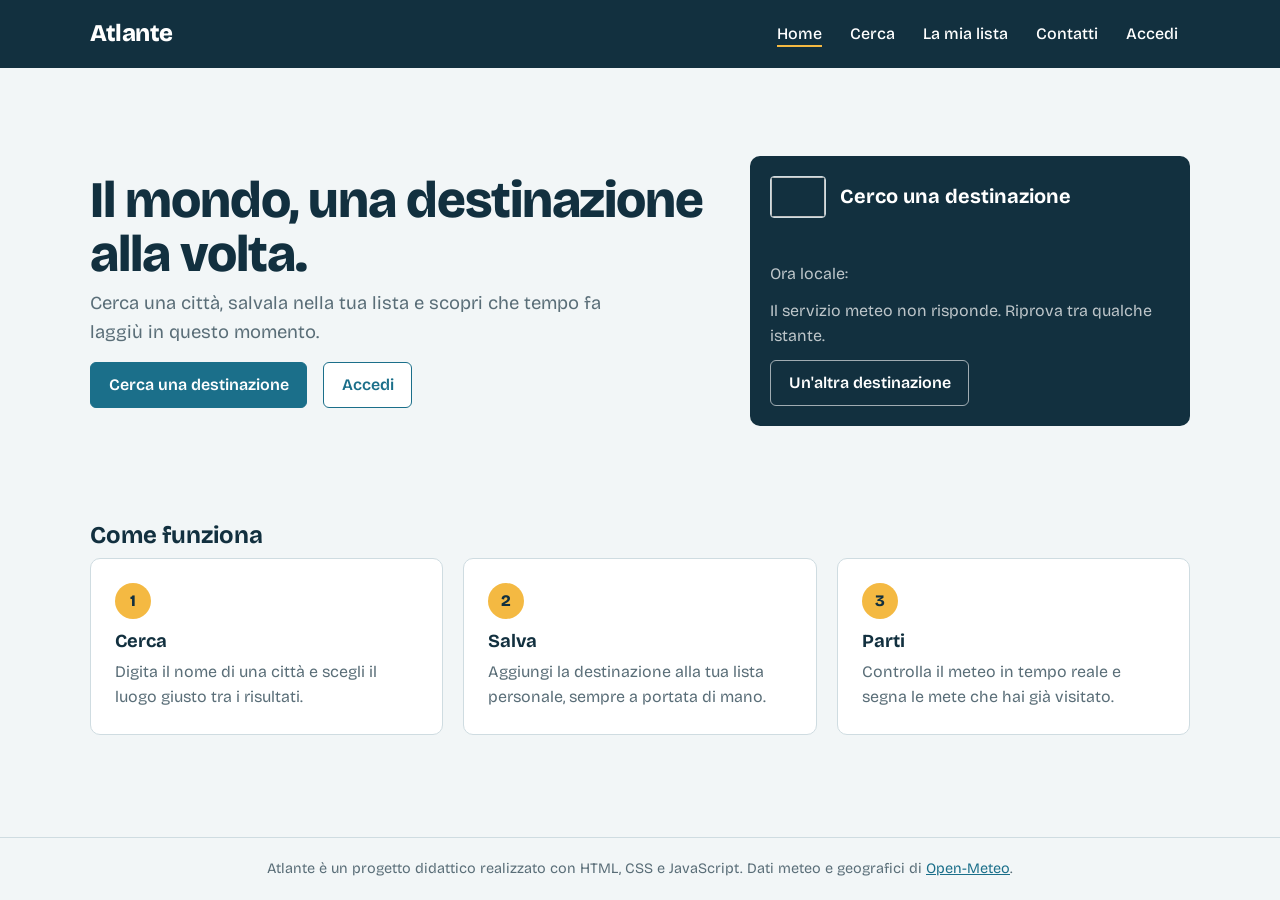
<file: index.html>
<!DOCTYPE html>
<html lang="it">
<head>
  <meta charset="UTF-8">
  <meta name="viewport" content="width=device-width, initial-scale=1.0">
  <title>Atlante | Segna dove vuoi andare</title>
  <meta name="description" content="Atlante è la tua lista di viaggi personale: cerca una città, salvala e scopri che tempo fa laggiù in questo momento.">
  <meta name="keywords" content="viaggi, destinazioni, lista viaggi, meteo, città">
  <meta name="author" content="Massimiliano Longo">
  <meta name="theme-color" content="#12303F">
  <link href="https://fonts.googleapis.com/css2?family=Bricolage+Grotesque:opsz,wght@12..96,400..800&display=swap" rel="stylesheet">
  <link rel="stylesheet" href="css/style.css">
  <script src="js/app.js" defer></script>
  <script src="js/home.js" defer></script>
</head>
<body>
  <a class="skip-link" href="#main">Vai al contenuto</a>

  <header>
    <nav aria-label="Menu principale">
      <a class="logo" href="index.html">Atlante</a>
      <button type="button" class="menu-toggle" aria-expanded="false" aria-controls="menu">Menu</button>
      <ul id="menu">
        <li><a href="index.html">Home</a></li>
        <li><a href="explore.html">Cerca</a></li>
        <li><a href="wishlist.html">La mia lista</a></li>
        <li><a href="contact.html">Contatti</a></li>
        <li data-auth="guest"><a href="login.html">Accedi</a></li>
        <li data-auth="user" hidden><a href="profile.html" id="greeting">Profilo</a></li>
        <li data-auth="user" hidden><button type="button" id="logout">Esci</button></li>
      </ul>
    </nav>
  </header>

  <main id="main">
    <section class="hero">
      <div>
        <h1>Il mondo, una destinazione alla volta.</h1>
        <p>Cerca una città, salvala nella tua lista e scopri che tempo fa laggiù in questo momento.</p>
        <div class="row">
          <a class="button" href="explore.html">Cerca una destinazione</a>
          <a class="button secondary" href="login.html" id="hero-cta">Accedi</a>
        </div>
      </div>

      <article class="card" id="live-card">
        <header>
          <img alt="">
          <div>
            <h2>Cerco una destinazione</h2>
            <p data-field="country"></p>
          </div>
        </header>
        <p data-field="temperature"></p>
        <p data-field="weather"></p>
        <p>Ora locale: <span data-field="time"></span></p>
        <p id="live-status" role="status"></p>
        <button type="button" id="another">Un'altra destinazione</button>
      </article>
    </section>

    <section>
      <h2>Come funziona</h2>
      <ol class="steps">
        <li>
          <h3>Cerca</h3>
          <p>Digita il nome di una città e scegli il luogo giusto tra i risultati.</p>
        </li>
        <li>
          <h3>Salva</h3>
          <p>Aggiungi la destinazione alla tua lista personale, sempre a portata di mano.</p>
        </li>
        <li>
          <h3>Parti</h3>
          <p>Controlla il meteo in tempo reale e segna le mete che hai già visitato.</p>
        </li>
      </ol>
    </section>
  </main>

  <footer>
    <p>Atlante è un progetto didattico realizzato con HTML, CSS e JavaScript. Dati meteo e geografici di <a href="https://open-meteo.com/">Open-Meteo</a>.</p>
  </footer>
</body>
</html>
</file>
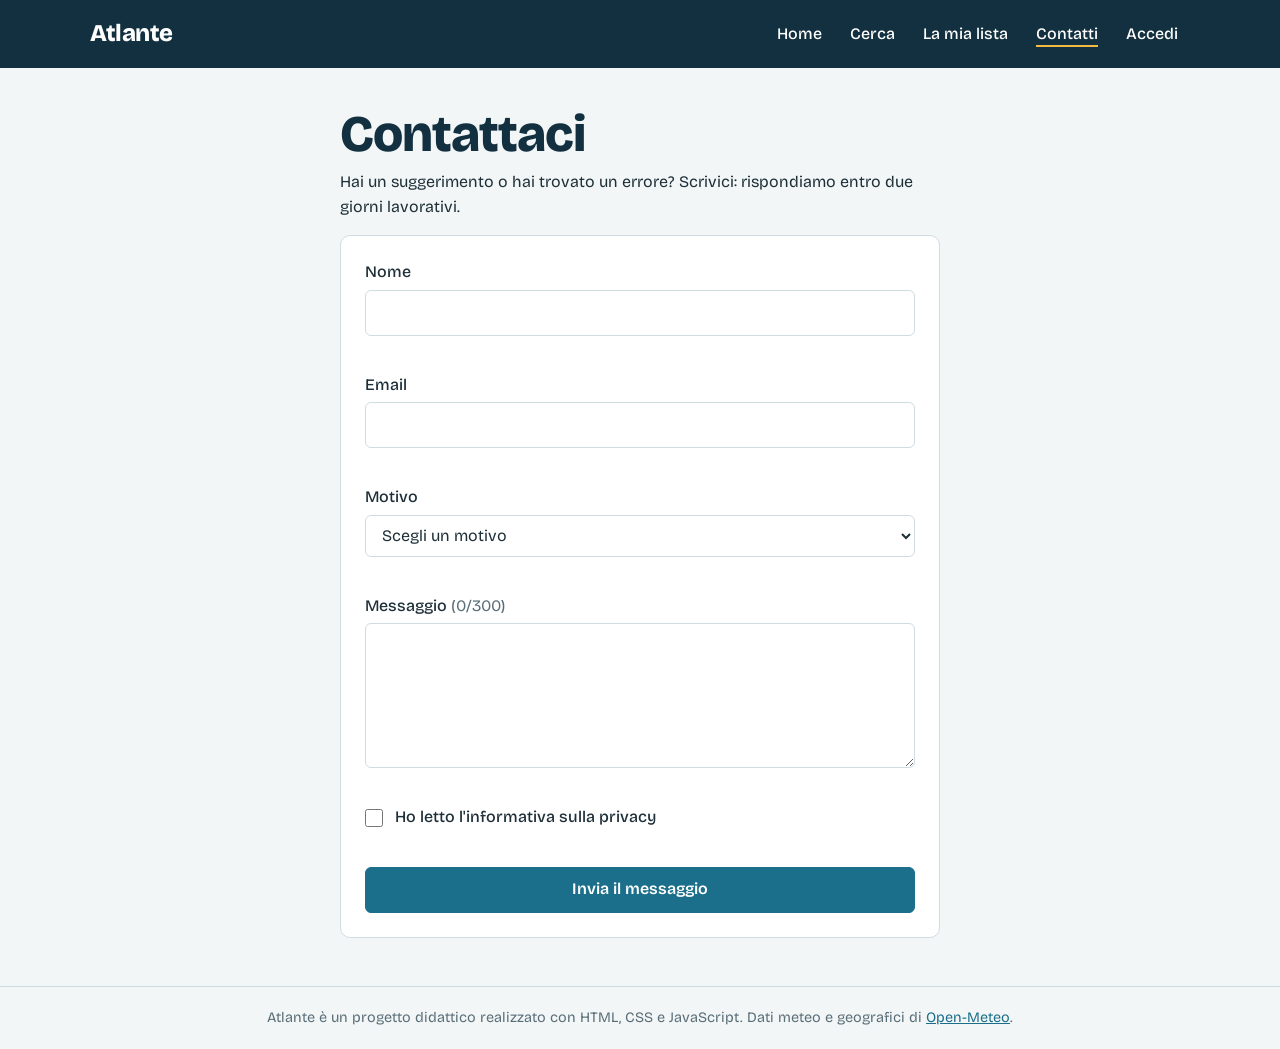
<file: contact.html>
<!DOCTYPE html>
<html lang="it">
<head>
  <meta charset="UTF-8">
  <meta name="viewport" content="width=device-width, initial-scale=1.0">
  <title>Atlante | Contattaci</title>
  <meta name="description" content="Scrivi al team di Atlante per suggerimenti o segnalazioni.">
  <meta name="keywords" content="contatti, supporto, suggerimenti, Atlante">
  <meta name="author" content="Massimiliano Longo">
  <meta name="theme-color" content="#12303F">
  <link href="https://fonts.googleapis.com/css2?family=Bricolage+Grotesque:opsz,wght@12..96,400..800&display=swap" rel="stylesheet">
  <link rel="stylesheet" href="css/style.css">
  <script src="js/app.js" defer></script>
  <script src="js/contact.js" defer></script>
</head>
<body>
  <a class="skip-link" href="#main">Vai al contenuto</a>

  <header>
    <nav aria-label="Menu principale">
      <a class="logo" href="index.html">Atlante</a>
      <button type="button" class="menu-toggle" aria-expanded="false" aria-controls="menu">Menu</button>
      <ul id="menu">
        <li><a href="index.html">Home</a></li>
        <li><a href="explore.html">Cerca</a></li>
        <li><a href="wishlist.html">La mia lista</a></li>
        <li><a href="contact.html">Contatti</a></li>
        <li data-auth="guest"><a href="login.html">Accedi</a></li>
        <li data-auth="user" hidden><a href="profile.html" id="greeting">Profilo</a></li>
        <li data-auth="user" hidden><button type="button" id="logout">Esci</button></li>
      </ul>
    </nav>
  </header>

  <main id="main" class="narrow">
    <h1>Contattaci</h1>
    <p>Hai un suggerimento o hai trovato un errore? Scrivici: rispondiamo entro due giorni lavorativi.</p>

    <form id="contact-form" class="panel" novalidate>
      <div class="field">
        <label for="name">Nome</label>
        <input type="text" id="name" name="name" autocomplete="name" aria-describedby="name-error" required minlength="2">
        <small id="name-error"></small>
      </div>

      <div class="field">
        <label for="email">Email</label>
        <input type="email" id="email" name="email" autocomplete="email" aria-describedby="email-error" required>
        <small id="email-error"></small>
      </div>

      <div class="field">
        <label for="topic">Motivo</label>
        <select id="topic" name="topic" aria-describedby="topic-error" required>
          <option value="">Scegli un motivo</option>
          <option value="suggerimento">Suggerimento</option>
          <option value="errore">Segnalazione di un errore</option>
          <option value="altro">Altro</option>
        </select>
        <small id="topic-error"></small>
      </div>

      <div class="field">
        <label for="message">Messaggio <span id="counter">(0/300)</span></label>
        <textarea id="message" name="message" rows="5" maxlength="300" aria-describedby="message-error" required minlength="20"></textarea>
        <small id="message-error"></small>
      </div>

      <div class="field">
        <label><input type="checkbox" id="privacy" name="privacy" aria-describedby="privacy-error" required> Ho letto l'informativa sulla privacy</label>
        <small id="privacy-error"></small>
      </div>

      <button type="submit">Invia il messaggio</button>
    </form>
  </main>

  <footer>
    <p>Atlante è un progetto didattico realizzato con HTML, CSS e JavaScript. Dati meteo e geografici di <a href="https://open-meteo.com/">Open-Meteo</a>.</p>
  </footer>
</body>
</html>
</file>
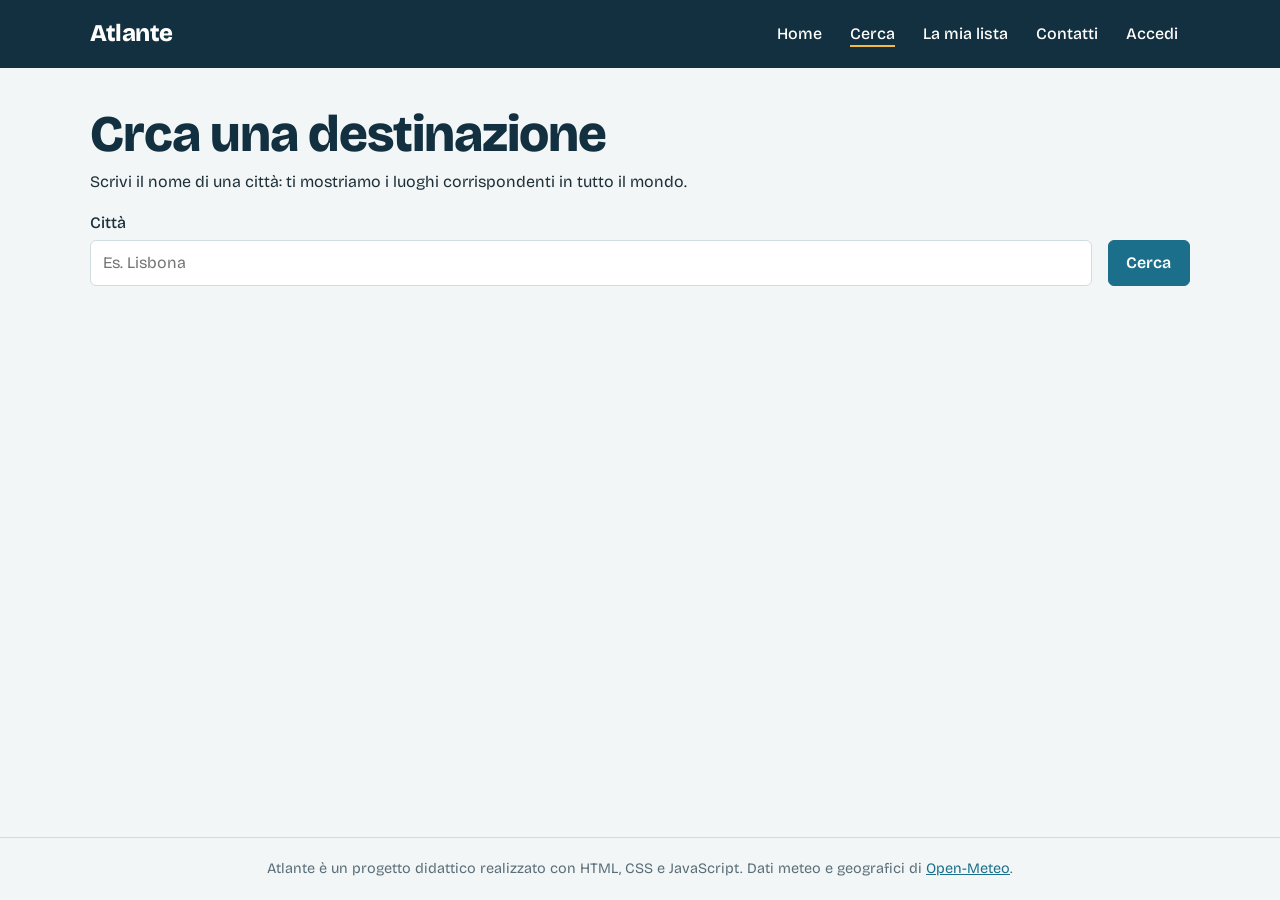
<file: explore.html>
<!DOCTYPE html>
<html lang="it">
<head>
  <meta charset="UTF-8">
  <meta name="viewport" content="width=device-width, initial-scale=1.0">
  <title>Atlante | Cerca una destinazione</title>
  <meta name="description" content="Cerca una città in tutto il mondo e salvala nella tua lista di viaggi su Atlante.">
  <meta name="keywords" content="cerca città, destinazioni, viaggi, geocoding">
  <meta name="author" content="Massimiliano Longo">
  <meta name="theme-color" content="#12303F">
  <link href="https://fonts.googleapis.com/css2?family=Bricolage+Grotesque:opsz,wght@12..96,400..800&display=swap" rel="stylesheet">
  <link rel="stylesheet" href="css/style.css">
  <script src="js/app.js" defer></script>
  <script src="js/explore.js" defer></script>
</head>
<body>
  <a class="skip-link" href="#main">Vai al contenuto</a>

  <header>
    <nav aria-label="Menu principale">
      <a class="logo" href="index.html">Atlante</a>
      <button type="button" class="menu-toggle" aria-expanded="false" aria-controls="menu">Menu</button>
      <ul id="menu">
        <li><a href="index.html">Home</a></li>
        <li><a href="explore.html">Cerca</a></li>
        <li><a href="wishlist.html">La mia lista</a></li>
        <li><a href="contact.html">Contatti</a></li>
        <li data-auth="guest"><a href="login.html">Accedi</a></li>
        <li data-auth="user" hidden><a href="profile.html" id="greeting">Profilo</a></li>
        <li data-auth="user" hidden><button type="button" id="logout">Esci</button></li>
      </ul>
    </nav>
  </header>

  <main id="main">
    <h1>Crca una destinazione</h1>
    <p>Scrivi il nome di una città: ti mostriamo i luoghi corrispondenti in tutto il mondo.</p>

    <form id="search-form" role="search" novalidate>
      <div class="field">
        <label for="city">Città</label>
        <div class="row">
          <input type="search" id="city" name="city" placeholder="Es. Lisbona" autocomplete="off" aria-describedby="city-error" required minlength="2">
          <button type="submit">Cerca</button>
        </div>
        <small id="city-error"></small>
      </div>
    </form>

    <p id="status" role="status"></p>
    <ul id="results" class="cards"></ul>

    <template id="city-card">
      <li>
        <article class="card">
          <header>
            <img alt="">
            <div>
              <h2></h2>
              <p data-field="place"></p>
            </div>
          </header>
          <p>Abitanti: <span data-field="population"></span></p>
          <p>Coordinate: <span data-field="coordinates"></span></p>
          <button type="button">Salva nella lista</button>
        </article>
      </li>
    </template>
  </main>

  <footer>
    <p>Atlante è un progetto didattico realizzato con HTML, CSS e JavaScript. Dati meteo e geografici di <a href="https://open-meteo.com/">Open-Meteo</a>.</p>
  </footer>
</body>
</html>
</file>
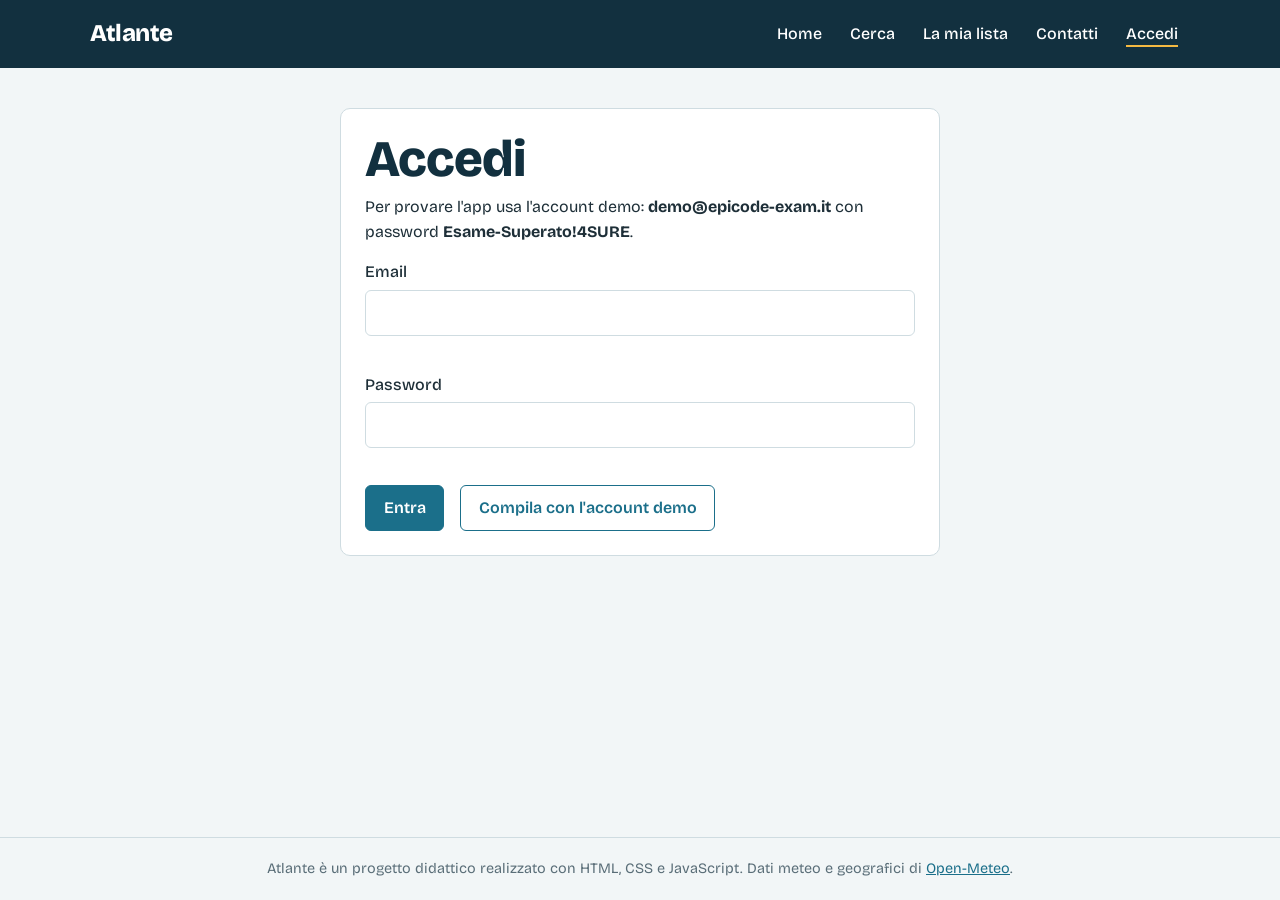
<file: login.html>
<!DOCTYPE html>
<html lang="it">
<head>
  <meta charset="UTF-8">
  <meta name="viewport" content="width=device-width, initial-scale=1.0">
  <title>Atlante | Accedi</title>
  <meta name="description" content="Accedi ad Atlante per salvare le tue destinazioni e gestire il tuo profilo.">
  <meta name="keywords" content="accesso, login, Atlante, viaggi">
  <meta name="author" content="Massimiliano Longo">
  <meta name="theme-color" content="#12303F">
  <link href="https://fonts.googleapis.com/css2?family=Bricolage+Grotesque:opsz,wght@12..96,400..800&display=swap" rel="stylesheet">
  <link rel="stylesheet" href="css/style.css">
  <script src="js/app.js" defer></script>
  <script src="js/login.js" defer></script>
</head>
<body>
  <a class="skip-link" href="#main">Vai al contenuto</a>

  <header>
    <nav aria-label="Menu principale">
      <a class="logo" href="index.html">Atlante</a>
      <button type="button" class="menu-toggle" aria-expanded="false" aria-controls="menu">Menu</button>
      <ul id="menu">
        <li><a href="index.html">Home</a></li>
        <li><a href="explore.html">Cerca</a></li>
        <li><a href="wishlist.html">La mia lista</a></li>
        <li><a href="contact.html">Contatti</a></li>
        <li data-auth="guest"><a href="login.html">Accedi</a></li>
        <li data-auth="user" hidden><a href="profile.html" id="greeting">Profilo</a></li>
        <li data-auth="user" hidden><button type="button" id="logout">Esci</button></li>
      </ul>
    </nav>
  </header>

  <main id="main" class="narrow">
    <section class="panel" id="login-section">
      <h1>Accedi</h1>
      <p>Per provare l'app usa l'account demo: <strong>demo@epicode-exam.it</strong> con password <strong>Esame-Superato!4SURE</strong>.</p>

      <form id="login-form" novalidate>
        <div class="field">
          <label for="email">Email</label>
          <input type="email" id="email" name="email" autocomplete="email" aria-describedby="email-error" required>
          <small id="email-error"></small>
        </div>

        <div class="field">
          <label for="password">Password</label>
          <input type="password" id="password" name="password" autocomplete="current-password" aria-describedby="password-error" required minlength="6">
          <small id="password-error"></small>
        </div>

        <div class="row">
          <button type="submit">Entra</button>
          <button type="button" class="secondary" id="fill-demo">Compila con l'account demo</button>
        </div>
      </form>
    </section>

    <section class="panel" id="logged-section" hidden>
      <h1>Sei già connesso</h1>
      <p>Ciao <span id="logged-name"></span>, vai al tuo <a href="profile.html">profilo</a> oppure esci dal menu in alto.</p>
    </section>
  </main>

  <footer>
    <p>Atlante è un progetto didattico realizzato con HTML, CSS e JavaScript. Dati meteo e geografici di <a href="https://open-meteo.com/">Open-Meteo</a>.</p>
  </footer>
</body>
</html>
</file>
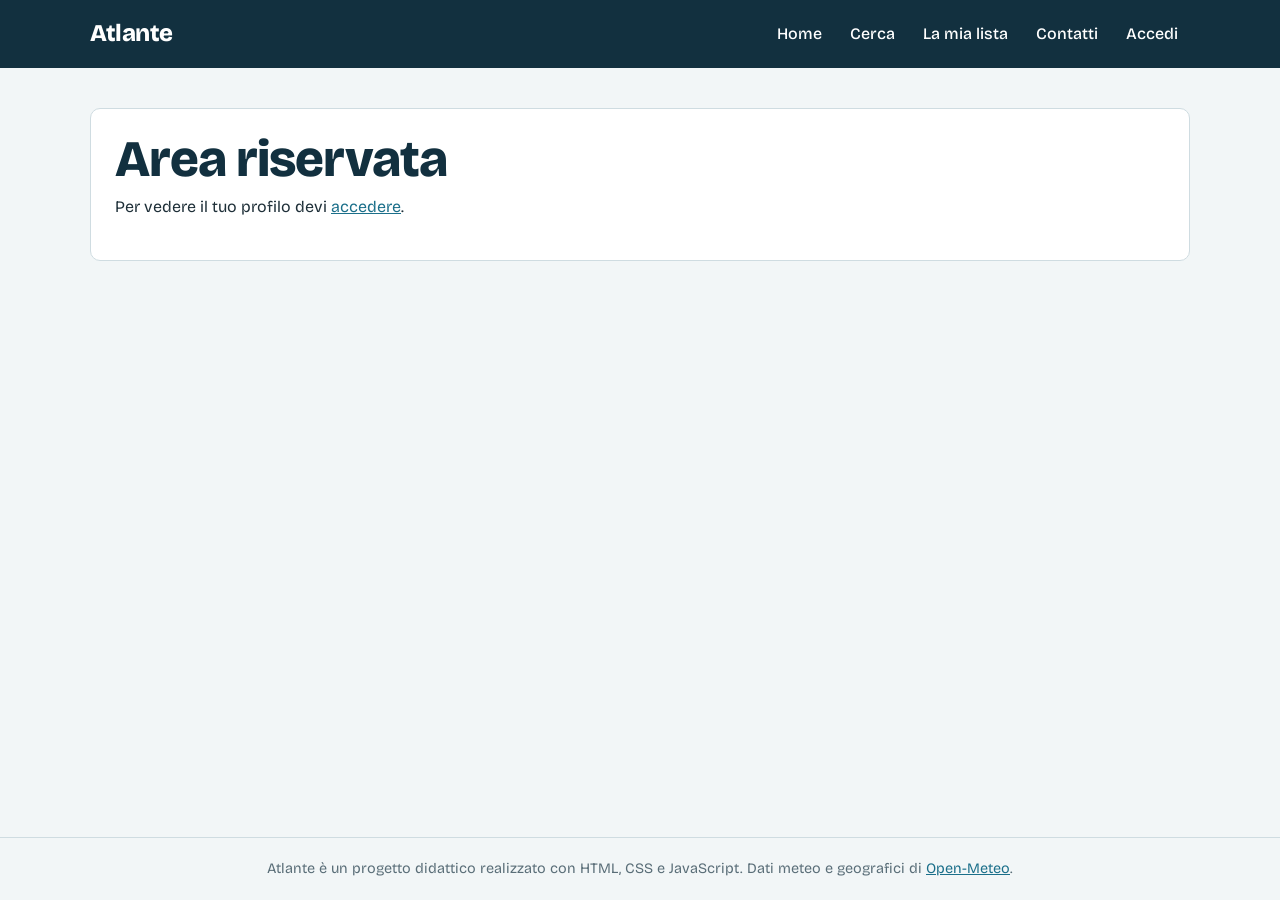
<file: profile.html>
<!DOCTYPE html>
<html lang="it">
<head>
  <meta charset="UTF-8">
  <meta name="viewport" content="width=device-width, initial-scale=1.0">
  <title>Atlante | Il tuo profilo</title>
  <meta name="description" content="Il tuo profilo su Atlante: dati personali, statistiche di viaggio e ultime destinazioni salvate.">
  <meta name="keywords" content="profilo, account, statistiche viaggi, Atlante">
  <meta name="author" content="Massimiliano Longo">
  <meta name="theme-color" content="#12303F">
  <link href="https://fonts.googleapis.com/css2?family=Bricolage+Grotesque:opsz,wght@12..96,400..800&display=swap" rel="stylesheet">
  <link rel="stylesheet" href="css/style.css">
  <script src="js/app.js" defer></script>
  <script src="js/profile.js" defer></script>
</head>
<body>
  <a class="skip-link" href="#main">Vai al contenuto</a>

  <header>
    <nav aria-label="Menu principale">
      <a class="logo" href="index.html">Atlante</a>
      <button type="button" class="menu-toggle" aria-expanded="false" aria-controls="menu">Menu</button>
      <ul id="menu">
        <li><a href="index.html">Home</a></li>
        <li><a href="explore.html">Cerca</a></li>
        <li><a href="wishlist.html">La mia lista</a></li>
        <li><a href="contact.html">Contatti</a></li>
        <li data-auth="guest"><a href="login.html">Accedi</a></li>
        <li data-auth="user" hidden><a href="profile.html" id="greeting">Profilo</a></li>
        <li data-auth="user" hidden><button type="button" id="logout">Esci</button></li>
      </ul>
    </nav>
  </header>

  <main id="main">
    <section class="panel" id="guest-section" hidden>
      <h1>Area riservata</h1>
      <p>Per vedere il tuo profilo devi <a href="login.html">accedere</a>.</p>
    </section>

    <section id="profile-section" hidden>
      <h1>Il tuo profilo</h1>

      <div class="panel row">
        <span id="avatar" aria-hidden="true"></span>
        <div>
          <h2 id="profile-name"></h2>
          <p id="profile-email"></p>
          <p id="profile-bio"></p>
          <p>Su Atlante da <span id="member-since"></span></p>
        </div>
      </div>

      <dl class="stats">
        <div>
          <dt>Destinazioni salvate</dt>
          <dd id="stat-saved">0</dd>
        </div>
        <div>
          <dt>Già visitate</dt>
          <dd id="stat-visited">0</dd>
        </div>
        <div>
          <dt>Da visitare</dt>
          <dd id="stat-to-visit">0</dd>
        </div>
      </dl>

      <section>
        <h2>Ultime destinazioni salvate</h2>
        <ul id="recent"></ul>
      </section>

      <section class="panel">
        <h2>Modifica il profilo</h2>
        <form id="profile-form" novalidate>
          <div class="field">
            <label for="name">Nome</label>
            <input type="text" id="name" name="name" autocomplete="name" aria-describedby="name-error" required minlength="2">
            <small id="name-error"></small>
          </div>

          <div class="field">
            <label for="bio">Bio (massimo 160 caratteri)</label>
            <textarea id="bio" name="bio" rows="3" maxlength="160" aria-describedby="bio-error"></textarea>
            <small id="bio-error"></small>
          </div>

          <button type="submit">Salva le modifiche</button>
        </form>
      </section>

      <button type="button" class="secondary" id="logout-profile">Esci dall'account</button>
    </section>
  </main>

  <footer>
    <p>Atlante è un progetto didattico realizzato con HTML, CSS e JavaScript. Dati meteo e geografici di <a href="https://open-meteo.com/">Open-Meteo</a>.</p>
  </footer>
</body>
</html>
</file>
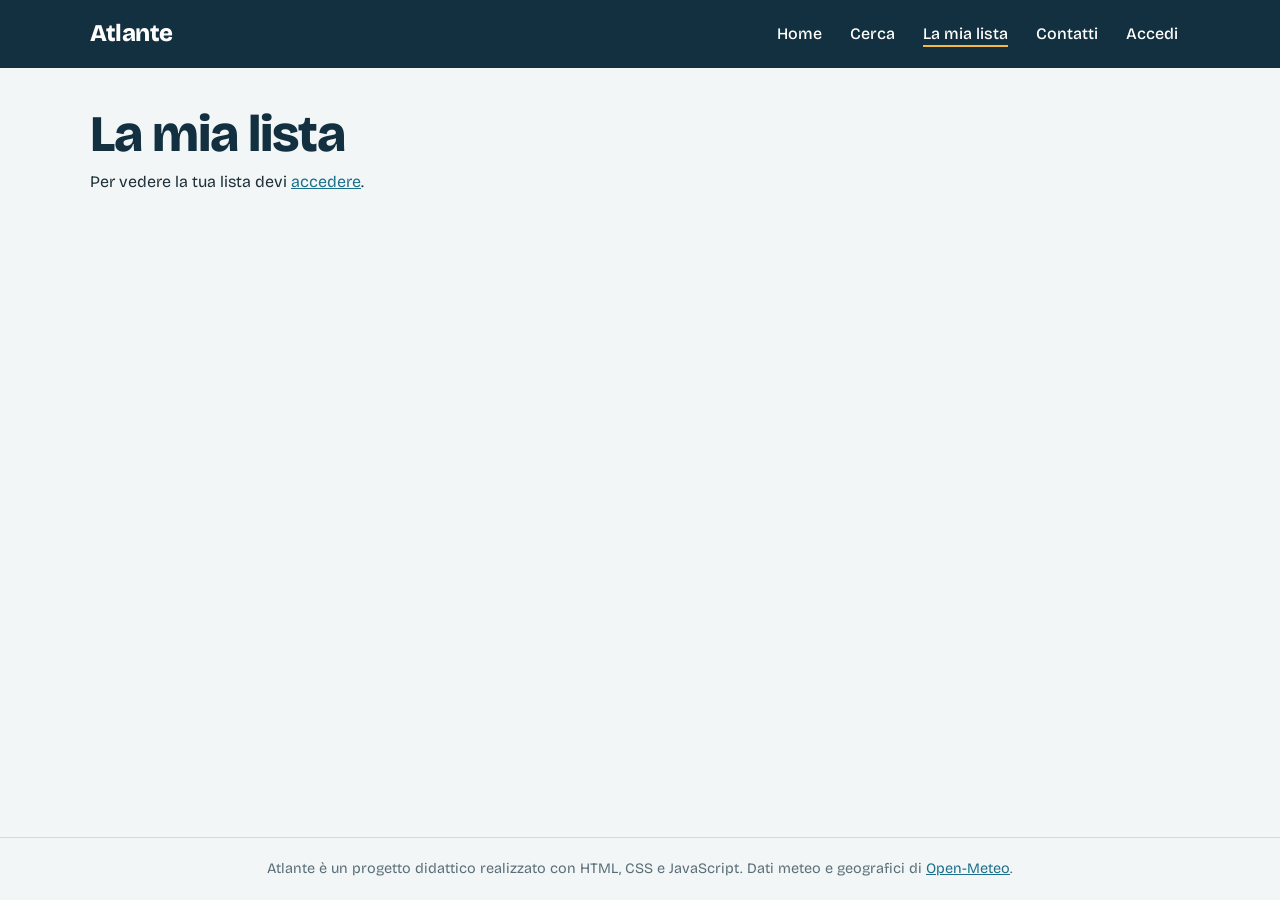
<file: wishlist.html>
<!DOCTYPE html>
<html lang="it">
<head>
  <meta charset="UTF-8">
  <meta name="viewport" content="width=device-width, initial-scale=1.0">
  <title>Atlante | La mia lista</title>
  <meta name="description" content="Le destinazioni che vuoi visitare, con il meteo in tempo reale e le mete già spuntate.">
  <meta name="keywords" content="lista viaggi, destinazioni salvate, meteo, viaggi">
  <meta name="author" content="Massimiliano Longo">
  <meta name="theme-color" content="#12303F">
  <link href="https://fonts.googleapis.com/css2?family=Bricolage+Grotesque:opsz,wght@12..96,400..800&display=swap" rel="stylesheet">
  <link rel="stylesheet" href="css/style.css">
  <script src="js/app.js" defer></script>
  <script src="js/wishlist.js" defer></script>
</head>
<body>
  <a class="skip-link" href="#main">Vai al contenuto</a>

  <header>
    <nav aria-label="Menu principale">
      <a class="logo" href="index.html">Atlante</a>
      <button type="button" class="menu-toggle" aria-expanded="false" aria-controls="menu">Menu</button>
      <ul id="menu">
        <li><a href="index.html">Home</a></li>
        <li><a href="explore.html">Cerca</a></li>
        <li><a href="wishlist.html">La mia lista</a></li>
        <li><a href="contact.html">Contatti</a></li>
        <li data-auth="guest"><a href="login.html">Accedi</a></li>
        <li data-auth="user" hidden><a href="profile.html" id="greeting">Profilo</a></li>
        <li data-auth="user" hidden><button type="button" id="logout">Esci</button></li>
      </ul>
    </nav>
  </header>

  <main id="main">
    <h1>La mia lista</h1>
    <p id="guest-message" hidden>Per vedere la tua lista devi <a href="login.html">accedere</a>.</p>

    <div id="tools" hidden>
      <p id="summary"></p>
      <div class="row" role="group" aria-label="Filtra le destinazioni">
        <button type="button" class="secondary" data-filter="all" aria-pressed="true">Tutte</button>
        <button type="button" class="secondary" data-filter="to-visit" aria-pressed="false">Da visitare</button>
        <button type="button" class="secondary" data-filter="visited" aria-pressed="false">Visitate</button>
      </div>
    </div>

    <p id="status" role="status"></p>
    <ul id="destinations" class="cards"></ul>

    <template id="destination-card">
      <li>
        <article class="card">
          <header>
            <img alt="">
            <div>
              <h2></h2>
              <p data-field="place"></p>
            </div>
          </header>
          <p>Meteo ora: <span data-field="weather">in aggiornamento</span></p>
          <p>Salvata il: <span data-field="date"></span></p>
          <label><input type="checkbox"> Già visitata</label>
          <button type="button" class="secondary">Rimuovi</button>
        </article>
      </li>
    </template>
  </main>

  <footer>
    <p>Atlante è un progetto didattico realizzato con HTML, CSS e JavaScript. Dati meteo e geografici di <a href="https://open-meteo.com/">Open-Meteo</a>.</p>
  </footer>
</body>
</html>
</file>
<file: css/style.css>
:root {
  /* Sostituire con palette a toni -50 to -900 e con dark theme */
  --color-ink: #12303f;
  --color-sea: #1b6f8a;
  --color-sea-dark: #14556a;
  --color-sea-light: #e4eff3;
  --color-sun: #f4b942;
  --color-paper: #f2f6f7;
  --color-surface: #ffffff;
  --color-text: #1e2f38;
  --color-muted: #5a6e78;
  --color-border: #cfdce1;
  --color-success: #1f7a4d;
  --color-error: #b3261e;
  --radius: 10px;
  --container: min(1100px, 100% - 2rem);
  --font: "Bricolage Grotesque", "Segoe UI", system-ui, sans-serif;
  /* Inserire variabili semantiche di referenza a variabili assolute */
}


*,
*::before,
*::after {
  box-sizing: border-box;
}

body {
  margin: 0;
  min-height: 100vh;
  display: flex;
  flex-direction: column;
  font-family: var(--font);
  font-size: 1rem;
  line-height: 1.55;
  color: var(--color-text);
  background: var(--color-paper);
}

[hidden] {
  display: none !important;
}

img {
  display: block;
  max-width: 100%;
}

h1,
h2,
h3 {
  margin: 0 0 0.5rem;
  line-height: 1.15;
  color: var(--color-ink);
}

h1 {
  font-size: clamp(2rem, 5vw, 3.2rem);
  font-weight: 800;
  letter-spacing: -0.02em;
  line-height: 1.05;
}

h2 {
  font-size: 1.5rem;
  font-weight: 700;
}

h3 {
  font-size: 1.15rem;
  font-weight: 700;
}

p {
  margin: 0 0 1rem;
}

a {
  color: var(--color-sea);
}

:focus-visible {
  outline: 3px solid var(--color-sun);
  outline-offset: 2px;
}

.skip-link {
  position: absolute;
  top: -100%;
  left: 1rem;
  z-index: 10;
  padding: 0.5rem 1rem;
  border-radius: 6px;
  background: var(--color-sun);
  color: var(--color-ink);
}

.skip-link:focus {
  top: 1rem;
}

body > header {
  background: var(--color-ink);
  color: #fff;
}

body > header nav {
  width: var(--container);
  margin: 0 auto;
  padding: 0.85rem 0;
  display: flex;
  flex-wrap: wrap;
  align-items: center;
  justify-content: space-between;
  gap: 0.75rem 1.5rem;
}

.logo {
  color: #fff;
  text-decoration: none;
  font-size: 1.5rem;
  font-weight: 800;
  letter-spacing: -0.02em;
}

.menu-toggle {
  background: transparent;
  color: #fff;
  border-color: rgba(255, 255, 255, 0.5);
}

#menu {
  list-style: none;
  margin: 0;
  padding: 0;
  display: none;
  flex-direction: column;
  flex-basis: 100%;
  gap: 0.25rem;
}

#menu.open {
  display: flex;
}

#menu a,
#menu button {
  display: block;
  width: 100%;
  padding: 0.5rem 0.75rem;
  border-radius: 6px;
  color: #fff;
  text-decoration: none;
  font-weight: 500;
  text-align: left;
}

#menu button {
  background: transparent;
  border: 1px solid rgba(255, 255, 255, 0.5);
}

#menu a:hover,
#menu button:hover {
  background: rgba(255, 255, 255, 0.12);
}

#menu a[aria-current="page"] {
  text-decoration: underline;
  text-decoration-color: var(--color-sun);
  text-decoration-thickness: 2px;
  text-underline-offset: 6px;
}

main {
  flex: 1;
  width: var(--container);
  margin: 0 auto;
  padding: 2.5rem 0 3rem;
}

main.narrow {
  max-width: 600px;
}

main > section {
  margin-bottom: 3rem;
}

main > section:last-child {
  margin-bottom: 0;
}

footer {
  border-top: 1px solid var(--color-border);
  color: var(--color-muted);
  font-size: 0.9rem;
}

footer p {
  width: var(--container);
  margin: 0 auto;
  padding: 1.25rem 0;
  text-align: center;
}

button,
.button {
  display: inline-block;
  padding: 0.6rem 1.1rem;
  border: 1px solid var(--color-sea);
  border-radius: 6px;
  background: var(--color-sea);
  color: #fff;
  font: inherit;
  font-weight: 600;
  text-decoration: none;
  cursor: pointer;
  transition: background-color 0.15s;
}

button:hover,
.button:hover {
  background: var(--color-sea-dark);
  border-color: var(--color-sea-dark);
}

.secondary {
  background: var(--color-surface);
  color: var(--color-sea);
}

.secondary:hover {
  background: var(--color-sea-light);
  border-color: var(--color-sea);
  color: var(--color-sea-dark);
}

.secondary[aria-pressed="true"] {
  background: var(--color-sea);
  color: #fff;
}

button:disabled {
  opacity: 0.55;
  cursor: not-allowed;
}

form {
  display: flex;
  flex-direction: column;
  gap: 1rem;
}

.field {
  display: flex;
  flex-direction: column;
  gap: 0.3rem;
}

.field label {
  font-weight: 500;
}

#counter {
  color: var(--color-muted);
  font-weight: 400;
}

input:not([type="checkbox"]),
select,
textarea {
  width: 100%;
  padding: 0.6rem 0.75rem;
  border: 1px solid var(--color-border);
  border-radius: 6px;
  background: var(--color-surface);
  font: inherit;
  color: inherit;
}

input[type="checkbox"] {
  width: 1.1rem;
  height: 1.1rem;
  margin: 0 0.5rem 0 0;
  vertical-align: middle;
  accent-color: var(--color-sea);
}

textarea {
  resize: vertical;
}

[aria-invalid="true"] {
  border-color: var(--color-error);
}

.field small {
  min-height: 1.2em;
  color: var(--color-error);
}

.row {
  display: flex;
  flex-wrap: wrap;
  align-items: center;
  gap: 0.75rem 1rem;
}

.row input {
  flex: 1 1 200px;
  width: auto;
}

.panel {
  padding: 1.5rem;
  background: var(--color-surface);
  border: 1px solid var(--color-border);
  border-radius: var(--radius);
}

p[role="status"] {
  min-height: 1.5em;
  color: var(--color-muted);
}

.loading::before {
  content: "";
  display: inline-block;
  width: 0.9em;
  height: 0.9em;
  margin-right: 0.5em;
  vertical-align: -0.1em;
  border: 2px solid var(--color-border);
  border-top-color: var(--color-sea);
  border-radius: 50%;
  animation: spin 0.8s linear infinite;
}

@keyframes spin {
  to {
    transform: rotate(360deg);
  }
}

#feedback {
  position: fixed;
  left: 50%;
  bottom: 1.5rem;
  z-index: 20;
  max-width: calc(100% - 2rem);
  padding: 0.8rem 1.25rem;
  border-radius: 8px;
  background: var(--color-success);
  color: #fff;
  font-weight: 500;
  text-align: center;
  opacity: 0;
  transform: translate(-50%, 1rem);
  transition: opacity 0.25s, transform 0.25s;
  pointer-events: none;
}

#feedback.visible {
  opacity: 1;
  transform: translate(-50%, 0);
}

#feedback.error {
  background: var(--color-error);
}

.cards {
  list-style: none;
  margin: 0;
  padding: 0;
  display: flex;
  flex-wrap: wrap;
  gap: 1.25rem;
}

.cards li {
  flex: 1 1 280px;
  max-width: 420px;
  display: flex;
}

.card {
  flex: 1;
  display: flex;
  flex-direction: column;
  gap: 0.75rem;
  padding: 1.25rem;
  background: var(--color-surface);
  border: 1px solid var(--color-border);
  border-radius: var(--radius);
}

.card header {
  display: flex;
  align-items: center;
  gap: 0.9rem;
}

.card header img {
  width: 56px;
  aspect-ratio: 4 / 3;
  object-fit: cover;
  flex-shrink: 0;
  border: 1px solid var(--color-border);
  border-radius: 4px;
}

.card h2,
.card h3 {
  margin: 0;
  font-size: 1.25rem;
}

.card p {
  margin: 0;
  color: var(--color-muted);
}

.card p span {
  color: var(--color-text);
  font-weight: 600;
}

.card label {
  display: flex;
  align-items: center;
}

.card button {
  align-self: flex-start;
  margin-top: auto;
}

.card.visited {
  border-left: 4px solid var(--color-sun);
}

.hero {
  display: flex;
  flex-wrap: wrap;
  align-items: center;
  gap: 2.5rem;
  padding: 1.5rem 0;
}

.hero > div {
  flex: 1 1 320px;
}

.hero > div p {
  max-width: 46ch;
  font-size: 1.15rem;
  color: var(--color-muted);
}

#live-card {
  flex: 1 1 300px;
  max-width: 440px;
  background: var(--color-ink);
  border: none;
}

#live-card h2 {
  color: #fff;
}

#live-card p {
  color: rgba(255, 255, 255, 0.72);
}

#live-card p span {
  color: #fff;
}

#live-card [data-field="temperature"] {
  margin-top: 0.5rem;
  font-size: 2.75rem;
  font-weight: 800;
  line-height: 1;
  letter-spacing: -0.02em;
  color: #fff;
}

#live-card [data-field="weather"] {
  color: #fff;
}

#live-card [data-field="weather"]::first-letter {
  text-transform: uppercase;
}

#live-card .loading::before {
  border-color: rgba(255, 255, 255, 0.3);
  border-top-color: var(--color-sun);
}

#live-card button {
  background: transparent;
  color: #fff;
  border-color: rgba(255, 255, 255, 0.6);
}

#live-card button:hover {
  background: rgba(255, 255, 255, 0.12);
}

.steps {
  list-style: none;
  counter-reset: step;
  margin: 0;
  padding: 0;
  display: flex;
  flex-wrap: wrap;
  gap: 1.25rem;
}

.steps li {
  flex: 1 1 240px;
  padding: 1.5rem;
  background: var(--color-surface);
  border: 1px solid var(--color-border);
  border-radius: var(--radius);
}

.steps li::before {
  counter-increment: step;
  content: counter(step);
  display: inline-flex;
  align-items: center;
  justify-content: center;
  width: 2.25rem;
  height: 2.25rem;
  margin-bottom: 0.75rem;
  border-radius: 50%;
  background: var(--color-sun);
  color: var(--color-ink);
  font-weight: 800;
}

.steps p {
  margin: 0;
  color: var(--color-muted);
}

#profile-section > * + * {
  margin-top: 1.5rem;
}

#avatar {
  display: inline-flex;
  align-items: center;
  justify-content: center;
  width: 4.5rem;
  height: 4.5rem;
  flex-shrink: 0;
  border-radius: 50%;
  background: var(--color-sun);
  color: var(--color-ink);
  font-size: 1.6rem;
  font-weight: 800;
}

.stats {
  display: flex;
  flex-wrap: wrap;
  gap: 1rem;
  margin: 0;
}

.stats div {
  flex: 1 1 160px;
  padding: 1rem 1.25rem;
  background: var(--color-surface);
  border: 1px solid var(--color-border);
  border-radius: var(--radius);
}

.stats dt {
  color: var(--color-muted);
  font-size: 0.95rem;
}

.stats dd {
  margin: 0;
  font-size: 2rem;
  font-weight: 800;
  line-height: 1.1;
  color: var(--color-ink);
}

#recent {
  list-style: none;
  margin: 0;
  padding: 0;
  display: flex;
  flex-direction: column;
  gap: 0.5rem;
}

#recent li {
  display: flex;
  align-items: center;
  gap: 0.75rem;
  padding: 0.6rem 0.9rem;
  background: var(--color-surface);
  border: 1px solid var(--color-border);
  border-radius: 6px;
}

#recent img {
  width: 36px;
  aspect-ratio: 4 / 3;
  object-fit: cover;
  border-radius: 3px;
}

@media (min-width: 768px) {
  .menu-toggle {
    display: none;
  }

  #menu {
    display: flex;
    flex-direction: row;
    flex-basis: auto;
    align-items: center;
  }

  #menu a,
  #menu button {
    width: auto;
  }

  .hero {
    padding: 3rem 0;
  }
}

@media (prefers-reduced-motion: reduce) {
  *,
  *::before,
  *::after {
    animation: none !important;
    transition: none !important;
  }
}
</file>
